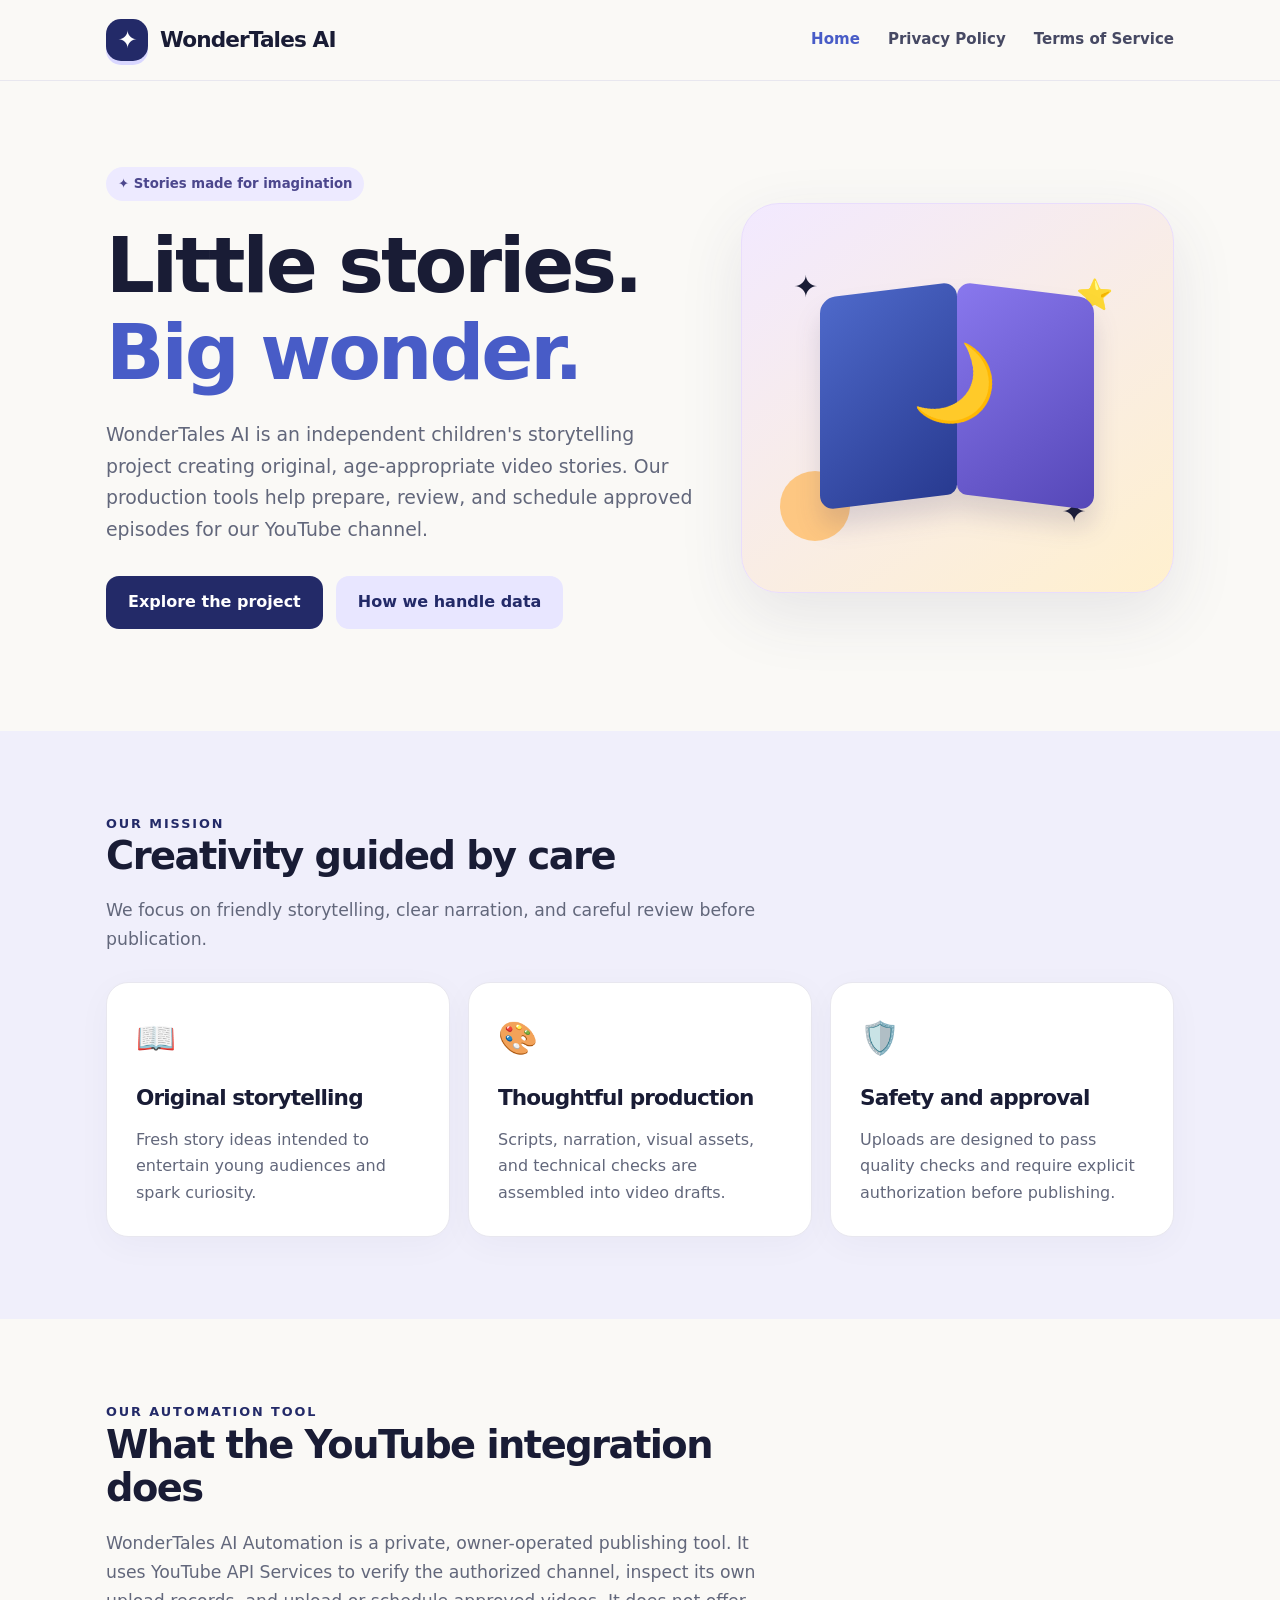
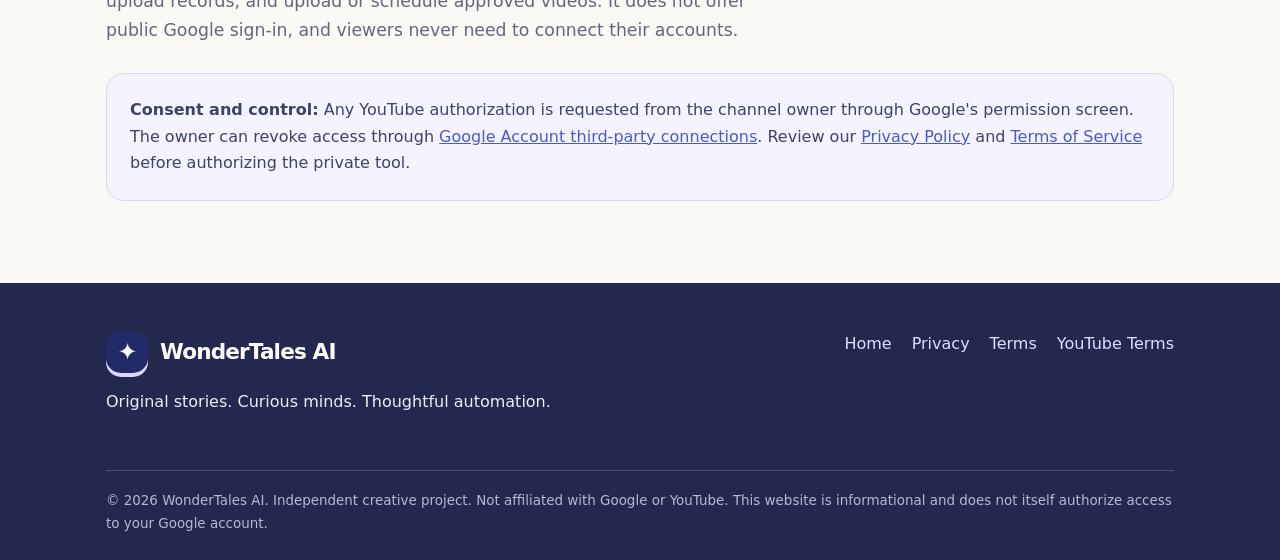
<file: index.html>
<!doctype html><html lang="en"><head><meta charset="utf-8"><meta name="viewport" content="width=device-width, initial-scale=1"><meta name="color-scheme" content="light"><meta name="theme-color" content="#232a68"><meta name="description" content="WonderTales AI creates original children’s stories and operates a private, owner-authorized YouTube scheduling tool."><title>WonderTales AI — Original Stories &amp; YouTube Automation</title><link rel="stylesheet" href="styles.css"></head><body>
<a class="skip" href="#main" style="position:absolute;left:-9999px">Skip to content</a>
<header class="site-header"><nav class="wrap navbar" aria-label="Main navigation"><a class="brand" href="index.html"><span class="mark" aria-hidden="true">✦</span>WonderTales AI</a><div class="navlinks"><a href="index.html" aria-current="page">Home</a><a href="privacy.html">Privacy Policy</a><a href="terms.html">Terms of Service</a></div></nav></header>
<main id="main"><section class="hero"><div class="wrap hero-grid"><div><div class="privacy-tag">✦ Stories made for imagination</div><h1>Little stories.<br><span class="highlight">Big wonder.</span></h1><p>WonderTales AI is an independent children's storytelling project creating original, age-appropriate video stories. Our production tools help prepare, review, and schedule approved episodes for our YouTube channel.</p><div class="actions"><a class="btn" href="#about">Explore the project</a><a class="btn secondary" href="privacy.html">How we handle data</a></div></div><div class="visual" role="img" aria-label="Illustrated purple open storybook with stars"><span class="star a" aria-hidden="true">✦</span><span class="star b" aria-hidden="true">⭐</span><span class="star c" aria-hidden="true">✦</span><div class="orb"></div><div class="book"><span aria-hidden="true">🌙</span></div></div></div></section>
<section class="section alt" id="about"><div class="wrap"><div class="section-intro"><div class="eyebrow">Our mission</div><h2>Creativity guided by care</h2><p>We focus on friendly storytelling, clear narration, and careful review before publication.</p></div><div class="cards"><article class="card"><div class="ico" aria-hidden="true">📖</div><h3>Original storytelling</h3><p>Fresh story ideas intended to entertain young audiences and spark curiosity.</p></article><article class="card"><div class="ico" aria-hidden="true">🎨</div><h3>Thoughtful production</h3><p>Scripts, narration, visual assets, and technical checks are assembled into video drafts.</p></article><article class="card"><div class="ico" aria-hidden="true">🛡️</div><h3>Safety and approval</h3><p>Uploads are designed to pass quality checks and require explicit authorization before publishing.</p></article></div></div></section>
<section class="section"><div class="wrap"><div class="section-intro"><div class="eyebrow">Our automation tool</div><h2>What the YouTube integration does</h2><p>WonderTales AI Automation is a private, owner-operated publishing tool. It uses YouTube API Services to verify the authorized channel, inspect its own upload records, and upload or schedule approved videos. It does not offer public Google sign-in, and viewers never need to connect their accounts.</p></div><div class="note"><strong>Consent and control:</strong> Any YouTube authorization is requested from the channel owner through Google's permission screen. The owner can revoke access through <a href="https://myaccount.google.com/permissions" target="_blank" rel="noopener noreferrer">Google Account third-party connections</a>. Review our <a href="privacy.html">Privacy Policy</a> and <a href="terms.html">Terms of Service</a> before authorizing the private tool.</div></div></section></main>
<footer class="footer"><div class="wrap"><div class="footer-row"><div><a class="brand" href="index.html"><span class="mark" aria-hidden="true">✦</span>WonderTales AI</a><p>Original stories. Curious minds. Thoughtful automation.</p></div><div class="footlinks"><a href="index.html">Home</a><a href="privacy.html">Privacy</a><a href="terms.html">Terms</a><a href="https://www.youtube.com/t/terms" rel="noopener noreferrer" target="_blank">YouTube Terms</a></div></div><div class="fine">© 2026 WonderTales AI. Independent creative project. Not affiliated with Google or YouTube. This website is informational and does not itself authorize access to your Google account.</div></div></footer>
</body></html>
</file>
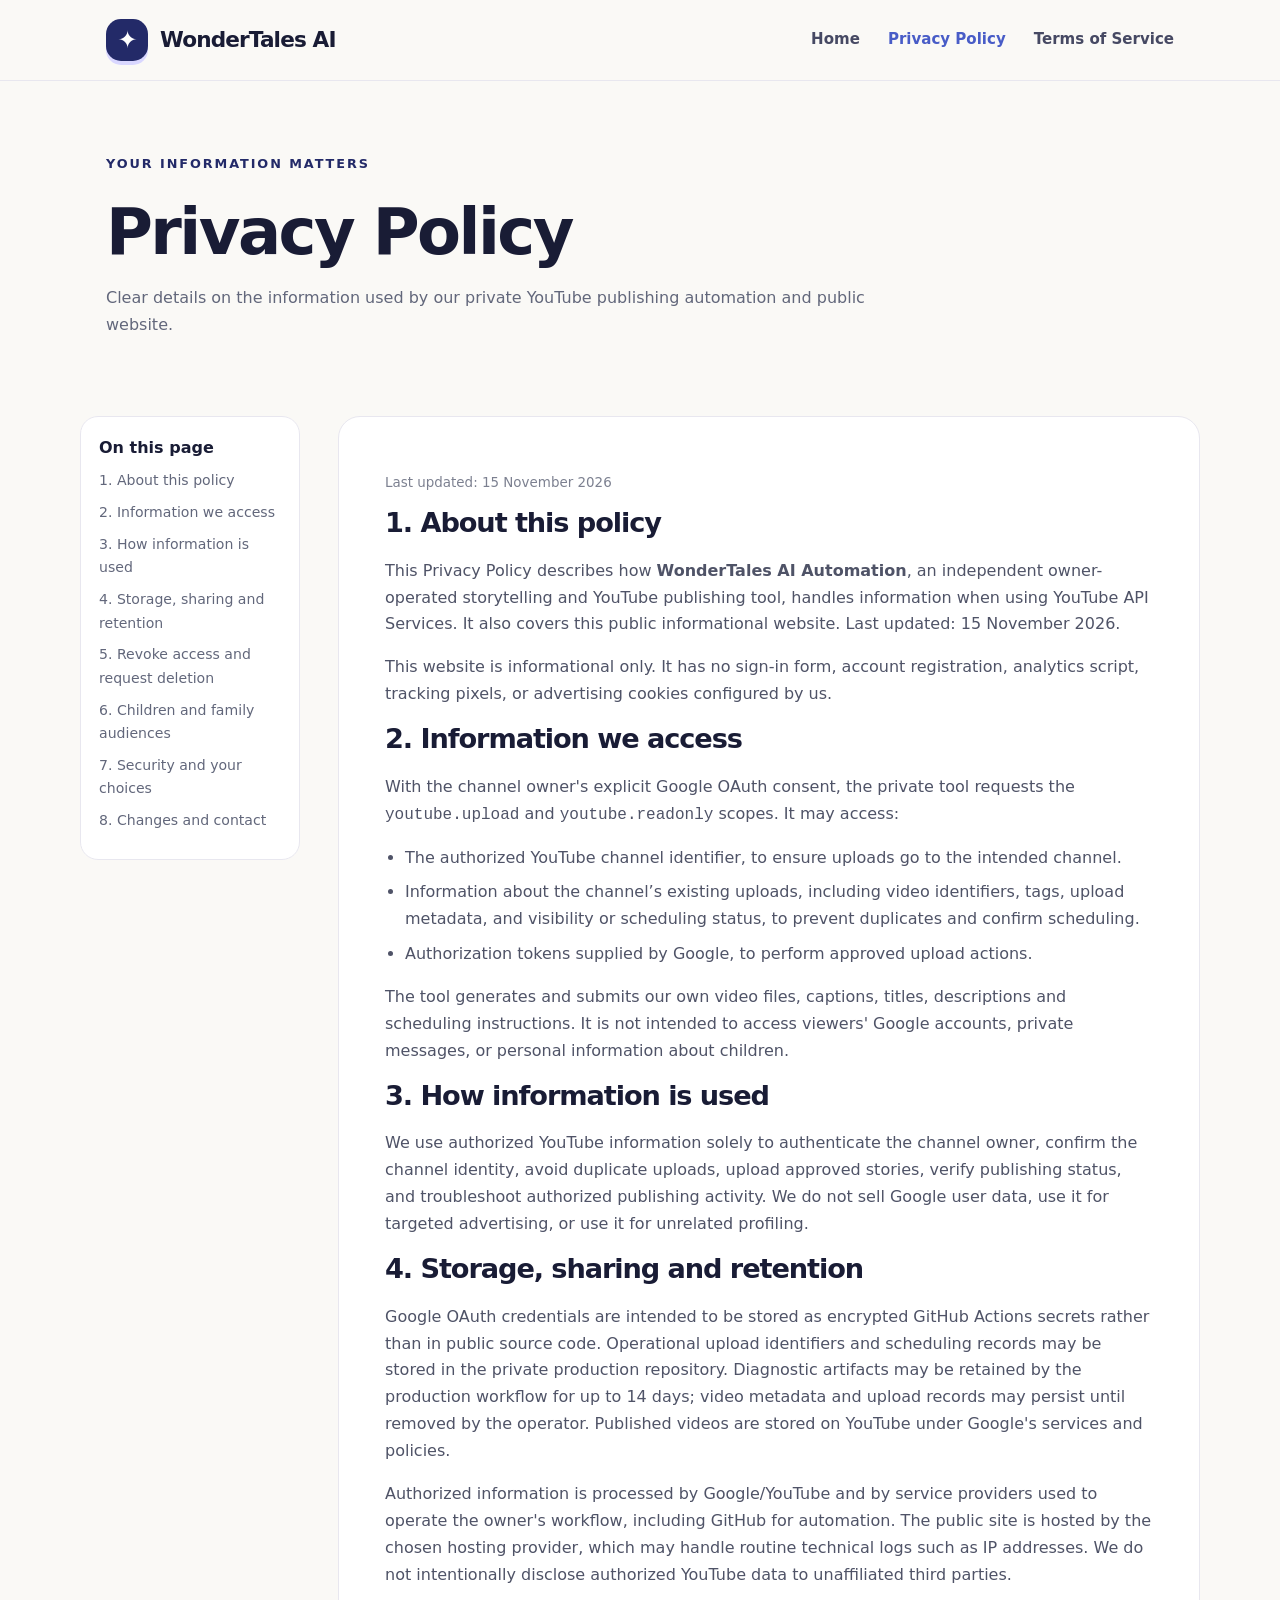
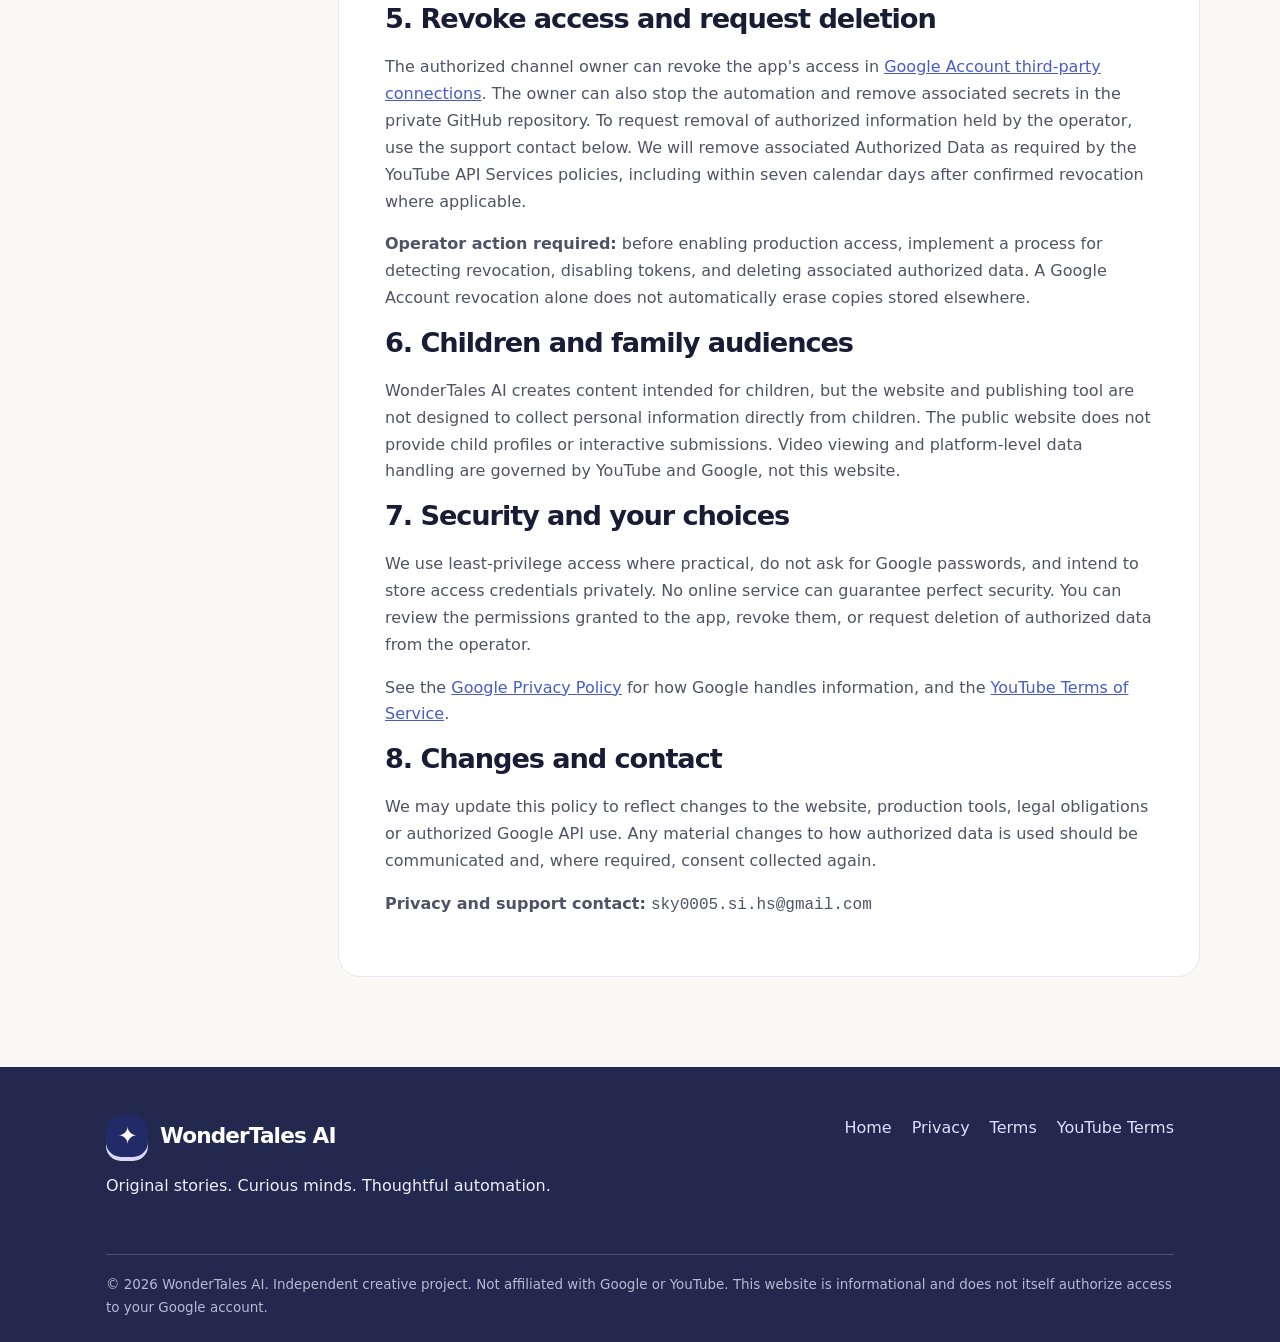
<file: privacy.html>
<!doctype html><html lang="en"><head><meta charset="utf-8"><meta name="viewport" content="width=device-width, initial-scale=1"><meta name="color-scheme" content="light"><meta name="theme-color" content="#232a68"><meta name="description" content="How WonderTales AI Automation accesses, uses, stores and deletes authorized YouTube information."><title>Privacy Policy — WonderTales AI</title><link rel="stylesheet" href="styles.css"></head><body>
<a class="skip" href="#main" style="position:absolute;left:-9999px">Skip to content</a>
<header class="site-header"><nav class="wrap navbar" aria-label="Main navigation"><a class="brand" href="index.html"><span class="mark" aria-hidden="true">✦</span>WonderTales AI</a><div class="navlinks"><a href="index.html">Home</a><a href="privacy.html" aria-current="page">Privacy Policy</a><a href="terms.html">Terms of Service</a></div></nav></header>
<main id="main"><section class="legal-hero"><div class="wrap"><div class="eyebrow">Your information matters</div><h1>Privacy Policy</h1><p>Clear details on the information used by our private YouTube publishing automation and public website.</p></div></section><div class="wrap legal"><aside class="toc" aria-label="Page sections"><strong>On this page</strong><a href="#overview">1. About this policy</a><a href="#information">2. Information we access</a><a href="#use">3. How information is used</a><a href="#storage">4. Storage, sharing and retention</a><a href="#revoke">5. Revoke access and request deletion</a><a href="#children">6. Children and family audiences</a><a href="#rights">7. Security and your choices</a><a href="#changes">8. Changes and contact</a></aside><article class="legal-content"><p class="updated">Last updated: 15 November 2026</p><section><h2 id="overview">1. About this policy</h2><p>This Privacy Policy describes how <strong>WonderTales AI Automation</strong>, an independent owner-operated storytelling and YouTube publishing tool, handles information when using YouTube API Services. It also covers this public informational website. Last updated: 15 November 2026.</p><p>This website is informational only. It has no sign-in form, account registration, analytics script, tracking pixels, or advertising cookies configured by us.</p></section><section><h2 id="information">2. Information we access</h2><p>With the channel owner's explicit Google OAuth consent, the private tool requests the <code>youtube.upload</code> and <code>youtube.readonly</code> scopes. It may access:</p><ul><li>The authorized YouTube channel identifier, to ensure uploads go to the intended channel.</li><li>Information about the channel’s existing uploads, including video identifiers, tags, upload metadata, and visibility or scheduling status, to prevent duplicates and confirm scheduling.</li><li>Authorization tokens supplied by Google, to perform approved upload actions.</li></ul><p>The tool generates and submits our own video files, captions, titles, descriptions and scheduling instructions. It is not intended to access viewers' Google accounts, private messages, or personal information about children.</p></section><section><h2 id="use">3. How information is used</h2><p>We use authorized YouTube information solely to authenticate the channel owner, confirm the channel identity, avoid duplicate uploads, upload approved stories, verify publishing status, and troubleshoot authorized publishing activity. We do not sell Google user data, use it for targeted advertising, or use it for unrelated profiling.</p></section><section><h2 id="storage">4. Storage, sharing and retention</h2><p>Google OAuth credentials are intended to be stored as encrypted GitHub Actions secrets rather than in public source code. Operational upload identifiers and scheduling records may be stored in the private production repository. Diagnostic artifacts may be retained by the production workflow for up to 14 days; video metadata and upload records may persist until removed by the operator. Published videos are stored on YouTube under Google's services and policies.</p><p>Authorized information is processed by Google/YouTube and by service providers used to operate the owner's workflow, including GitHub for automation. The public site is hosted by the chosen hosting provider, which may handle routine technical logs such as IP addresses. We do not intentionally disclose authorized YouTube data to unaffiliated third parties.</p></section><section><h2 id="revoke">5. Revoke access and request deletion</h2><p>The authorized channel owner can revoke the app's access in <a href="https://myaccount.google.com/permissions" target="_blank" rel="noopener noreferrer">Google Account third-party connections</a>. The owner can also stop the automation and remove associated secrets in the private GitHub repository. To request removal of authorized information held by the operator, use the support contact below. We will remove associated Authorized Data as required by the YouTube API Services policies, including within seven calendar days after confirmed revocation where applicable.</p><p><strong>Operator action required:</strong> before enabling production access, implement a process for detecting revocation, disabling tokens, and deleting associated authorized data. A Google Account revocation alone does not automatically erase copies stored elsewhere.</p></section><section><h2 id="children">6. Children and family audiences</h2><p>WonderTales AI creates content intended for children, but the website and publishing tool are not designed to collect personal information directly from children. The public website does not provide child profiles or interactive submissions. Video viewing and platform-level data handling are governed by YouTube and Google, not this website.</p></section><section><h2 id="rights">7. Security and your choices</h2><p>We use least-privilege access where practical, do not ask for Google passwords, and intend to store access credentials privately. No online service can guarantee perfect security. You can review the permissions granted to the app, revoke them, or request deletion of authorized data from the operator.</p><p>See the <a href="https://policies.google.com/privacy" rel="noopener noreferrer" target="_blank">Google Privacy Policy</a> for how Google handles information, and the <a href="https://www.youtube.com/t/terms" rel="noopener noreferrer" target="_blank">YouTube Terms of Service</a>.</p></section><section><h2 id="changes">8. Changes and contact</h2><p>We may update this policy to reflect changes to the website, production tools, legal obligations or authorized Google API use. Any material changes to how authorized data is used should be communicated and, where required, consent collected again.</p><p><strong>Privacy and support contact:</strong> <code>sky0005.si.hs@gmail.com</code></p></section></article></div></main>
<footer class="footer"><div class="wrap"><div class="footer-row"><div><a class="brand" href="index.html"><span class="mark" aria-hidden="true">✦</span>WonderTales AI</a><p>Original stories. Curious minds. Thoughtful automation.</p></div><div class="footlinks"><a href="index.html">Home</a><a href="privacy.html">Privacy</a><a href="terms.html">Terms</a><a href="https://www.youtube.com/t/terms" rel="noopener noreferrer" target="_blank">YouTube Terms</a></div></div><div class="fine">© 2026 WonderTales AI. Independent creative project. Not affiliated with Google or YouTube. This website is informational and does not itself authorize access to your Google account.</div></div></footer>
</body></html>
</file>
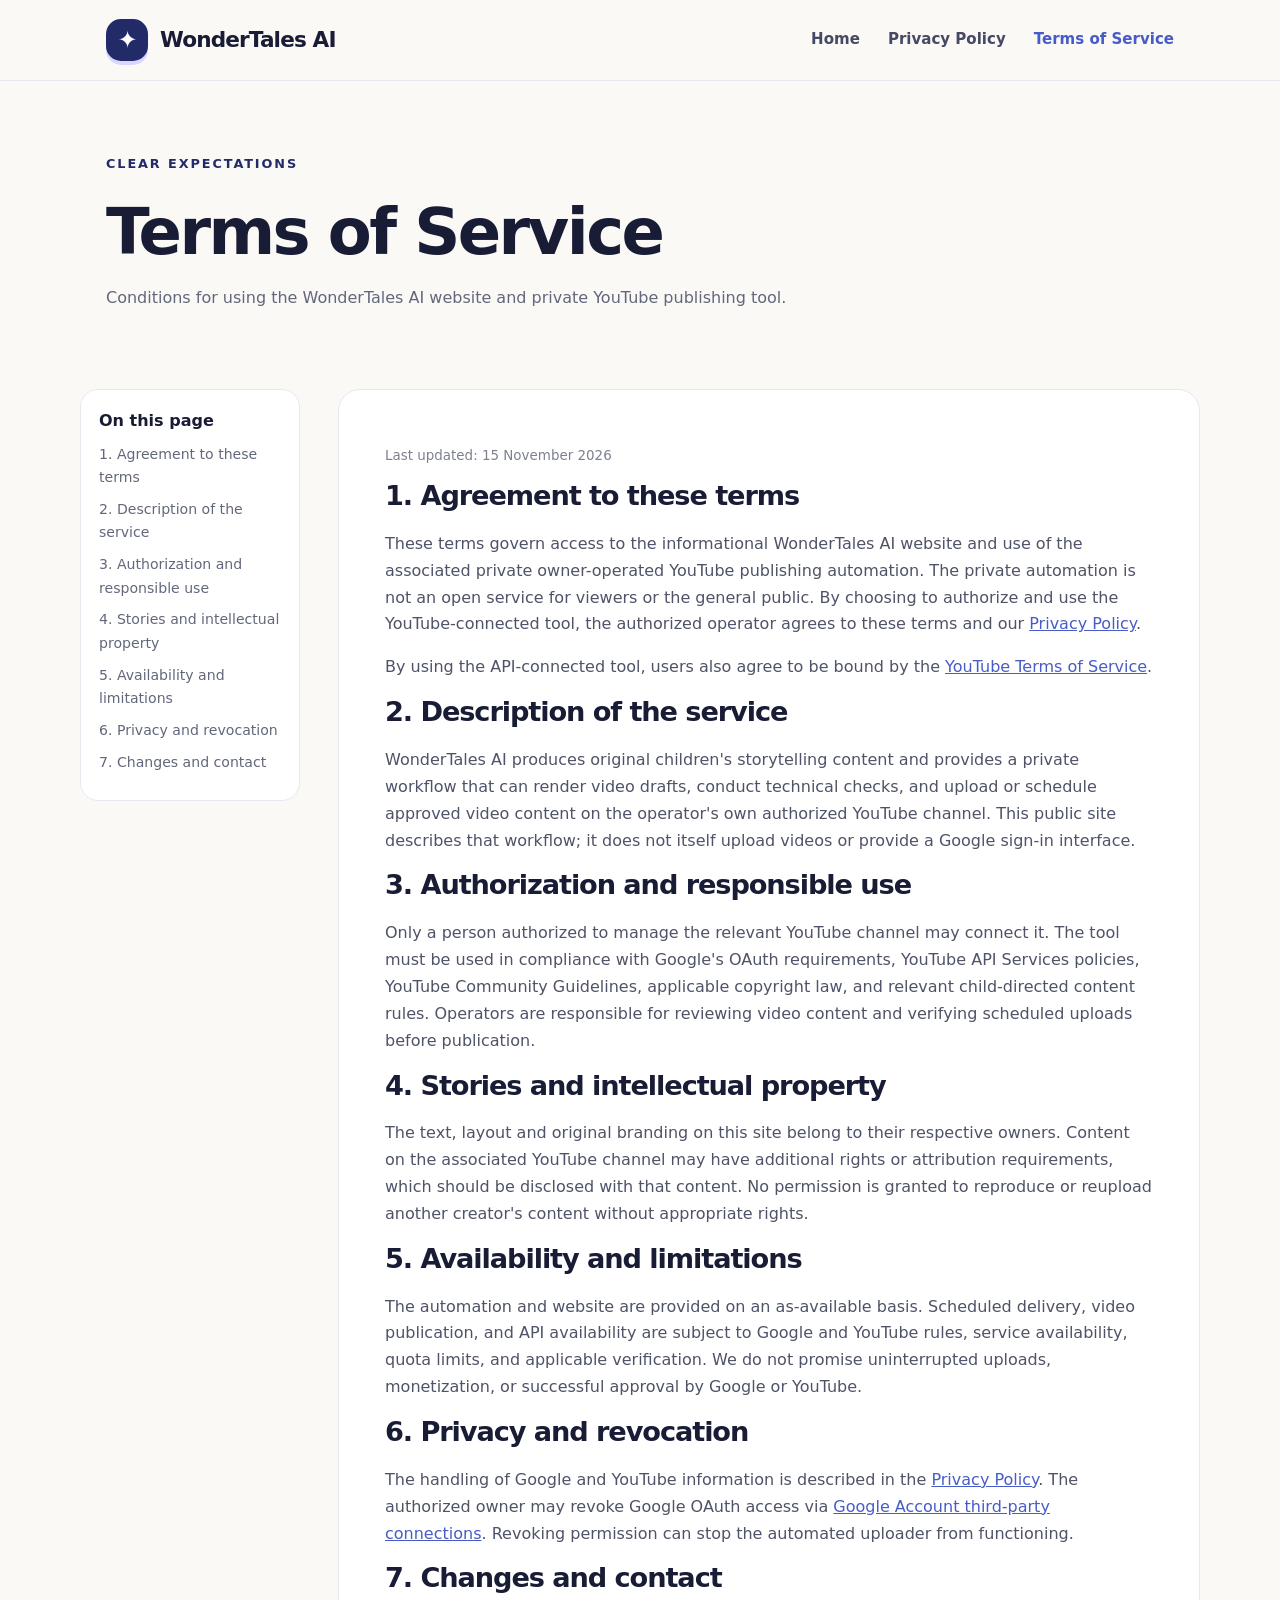
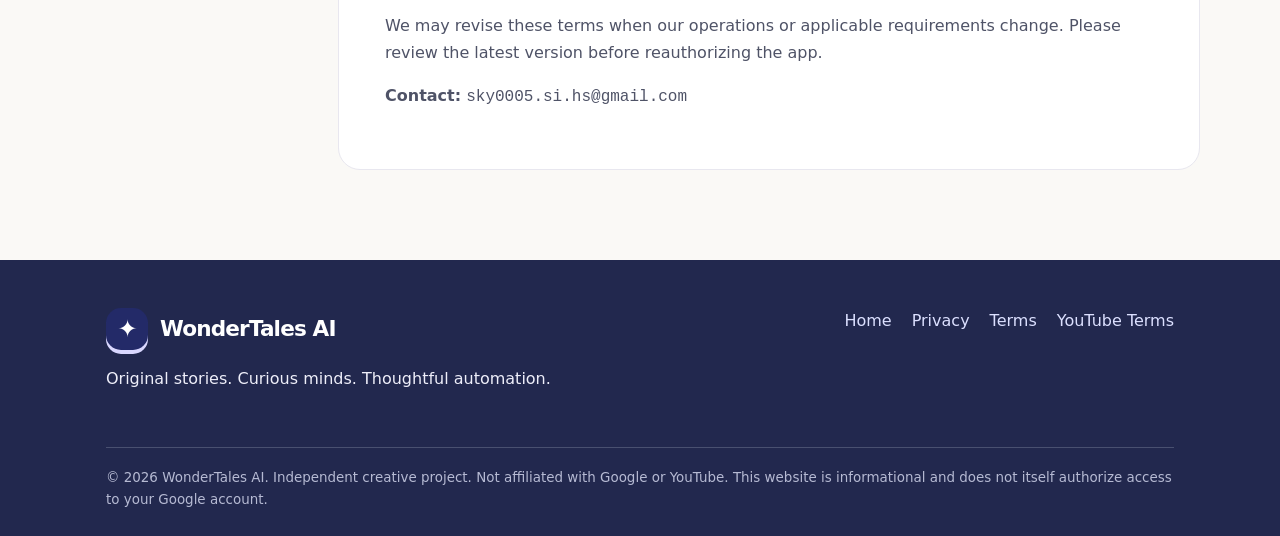
<file: terms.html>
<!doctype html><html lang="en"><head><meta charset="utf-8"><meta name="viewport" content="width=device-width, initial-scale=1"><meta name="color-scheme" content="light"><meta name="theme-color" content="#232a68"><meta name="description" content="Terms for the WonderTales AI informational website and owner-authorized YouTube automation."><title>Terms of Service — WonderTales AI</title><link rel="stylesheet" href="styles.css"></head><body>
<a class="skip" href="#main" style="position:absolute;left:-9999px">Skip to content</a>
<header class="site-header"><nav class="wrap navbar" aria-label="Main navigation"><a class="brand" href="index.html"><span class="mark" aria-hidden="true">✦</span>WonderTales AI</a><div class="navlinks"><a href="index.html">Home</a><a href="privacy.html">Privacy Policy</a><a href="terms.html" aria-current="page">Terms of Service</a></div></nav></header>
<main id="main"><section class="legal-hero"><div class="wrap"><div class="eyebrow">Clear expectations</div><h1>Terms of Service</h1><p>Conditions for using the WonderTales AI website and private YouTube publishing tool.</p></div></section><div class="wrap legal"><aside class="toc" aria-label="Page sections"><strong>On this page</strong><a href="#acceptance">1. Agreement to these terms</a><a href="#service">2. Description of the service</a><a href="#authorization">3. Authorization and responsible use</a><a href="#content">4. Stories and intellectual property</a><a href="#availability">5. Availability and limitations</a><a href="#privacy">6. Privacy and revocation</a><a href="#contact">7. Changes and contact</a></aside><article class="legal-content"><p class="updated">Last updated: 15 November 2026</p><section><h2 id="acceptance">1. Agreement to these terms</h2><p>These terms govern access to the informational WonderTales AI website and use of the associated private owner-operated YouTube publishing automation. The private automation is not an open service for viewers or the general public. By choosing to authorize and use the YouTube-connected tool, the authorized operator agrees to these terms and our <a href="privacy.html">Privacy Policy</a>.</p><p>By using the API-connected tool, users also agree to be bound by the <a href="https://www.youtube.com/t/terms" target="_blank" rel="noopener noreferrer">YouTube Terms of Service</a>.</p></section><section><h2 id="service">2. Description of the service</h2><p>WonderTales AI produces original children's storytelling content and provides a private workflow that can render video drafts, conduct technical checks, and upload or schedule approved video content on the operator's own authorized YouTube channel. This public site describes that workflow; it does not itself upload videos or provide a Google sign-in interface.</p></section><section><h2 id="authorization">3. Authorization and responsible use</h2><p>Only a person authorized to manage the relevant YouTube channel may connect it. The tool must be used in compliance with Google's OAuth requirements, YouTube API Services policies, YouTube Community Guidelines, applicable copyright law, and relevant child-directed content rules. Operators are responsible for reviewing video content and verifying scheduled uploads before publication.</p></section><section><h2 id="content">4. Stories and intellectual property</h2><p>The text, layout and original branding on this site belong to their respective owners. Content on the associated YouTube channel may have additional rights or attribution requirements, which should be disclosed with that content. No permission is granted to reproduce or reupload another creator's content without appropriate rights.</p></section><section><h2 id="availability">5. Availability and limitations</h2><p>The automation and website are provided on an as-available basis. Scheduled delivery, video publication, and API availability are subject to Google and YouTube rules, service availability, quota limits, and applicable verification. We do not promise uninterrupted uploads, monetization, or successful approval by Google or YouTube.</p></section><section><h2 id="privacy">6. Privacy and revocation</h2><p>The handling of Google and YouTube information is described in the <a href="privacy.html">Privacy Policy</a>. The authorized owner may revoke Google OAuth access via <a href="https://myaccount.google.com/permissions" target="_blank" rel="noopener noreferrer">Google Account third-party connections</a>. Revoking permission can stop the automated uploader from functioning.</p></section><section><h2 id="contact">7. Changes and contact</h2><p>We may revise these terms when our operations or applicable requirements change. Please review the latest version before reauthorizing the app.</p><p><strong>Contact:</strong> <code>sky0005.si.hs@gmail.com</code></p></section></article></div></main>
<footer class="footer"><div class="wrap"><div class="footer-row"><div><a class="brand" href="index.html"><span class="mark" aria-hidden="true">✦</span>WonderTales AI</a><p>Original stories. Curious minds. Thoughtful automation.</p></div><div class="footlinks"><a href="index.html">Home</a><a href="privacy.html">Privacy</a><a href="terms.html">Terms</a><a href="https://www.youtube.com/t/terms" rel="noopener noreferrer" target="_blank">YouTube Terms</a></div></div><div class="fine">© 2026 WonderTales AI. Independent creative project. Not affiliated with Google or YouTube. This website is informational and does not itself authorize access to your Google account.</div></div></footer>
</body></html>
</file>
<file: styles.css>
:root{--bg:#faf9f6;--ink:#191c35;--sub:#62677b;--blue:#485cc7;--navy:#232a68;--cream:#fff2d5;--accent:#ffb848;--violet:#e8e6ff;--card:#fff;--border:#e8e7ef;--max:1120px}
*{box-sizing:border-box}html{scroll-behavior:smooth}body{margin:0;background:var(--bg);color:var(--ink);font:16px/1.68 system-ui,-apple-system,'Segoe UI',sans-serif}a{color:var(--blue)}a:hover{text-decoration:none}nav a,footer a{text-decoration:none}img{max-width:100%}.wrap{max-width:var(--max);margin:auto;padding:0 26px}
.site-header{background:rgba(250,249,246,.97);border-bottom:1px solid var(--border);position:sticky;top:0;z-index:10;backdrop-filter:blur(15px)}.navbar{display:flex;align-items:center;justify-content:space-between;min-height:80px;gap:20px}.brand{display:flex;align-items:center;gap:12px;color:var(--ink);font-family:system-ui,-apple-system,'Segoe UI',sans-serif;font-weight:800;font-size:1.35rem;letter-spacing:-.04em;white-space:nowrap}.mark{width:42px;height:42px;background:var(--navy);color:#fff;border-radius:15px;display:grid;place-items:center;font-size:24px;box-shadow:0 4px 0 #d9d7ff}.navlinks{display:flex;gap:28px;align-items:center;flex-wrap:wrap}.navlinks a{font-size:.94rem;color:#464963;font-weight:700}.navlinks a[aria-current=page]{color:var(--blue)}
h1,h2,h3{font-family:system-ui,-apple-system,'Segoe UI',sans-serif;line-height:1.13;letter-spacing:-.04em}h1{font-size:clamp(2.9rem,6vw,5.7rem);margin:22px 0}h2{font-size:clamp(2rem,3vw,3rem);margin:0 0 19px}h3{font-size:1.35rem;margin:0 0 8px}.eyebrow{color:var(--navy);font-size:.8rem;letter-spacing:.15em;text-transform:uppercase;font-weight:800}.hero{padding:86px 0 102px;overflow:hidden}.hero-grid{display:grid;grid-template-columns:1.15fr .85fr;gap:48px;align-items:center}.hero p{font-size:1.18rem;color:var(--sub);max-width:600px;margin-bottom:30px}.highlight{color:var(--blue)}.btn{background:var(--navy);display:inline-flex;align-items:center;justify-content:center;padding:13px 22px;border-radius:13px;text-decoration:none;font-weight:800;color:white;transition:transform .15s}.btn:hover{transform:translateY(-2px)}.btn.secondary{color:var(--navy);background:var(--violet)}.actions{display:flex;gap:13px;flex-wrap:wrap}.visual{background:linear-gradient(145deg,#f2e9ff,#fff0ce);border:1px solid #e9ddfd;border-radius:38px;padding:28px;min-height:390px;box-shadow:0 22px 65px rgba(55,55,100,.1);display:flex;align-items:center;justify-content:center;position:relative}.book{width:73%;height:230px;position:relative;filter:drop-shadow(0 18px 12px rgba(46,38,102,.15))}.book:before,.book:after{position:absolute;content:'';top:3%;height:92%;width:50%;border-radius:15px 15px 9px 15px}.book:before{left:0;background:linear-gradient(140deg,#4e69ca,#283a90);transform:skewY(-7deg)}.book:after{right:0;background:linear-gradient(140deg,#8978ee,#5547b7);transform:skewY(7deg);border-radius:15px 15px 15px 9px}.book span{position:absolute;z-index:2;top:18%;left:32%;font-size:72px;transform:rotate(-10deg)}.star{position:absolute;font-size:30px}.star.a{top:15%;left:12%}.star.b{top:17%;right:14%}.star.c{bottom:14%;right:20%}.orb{position:absolute;width:70px;height:70px;border-radius:50%;background:#ffbf69;bottom:13%;left:9%;opacity:.8}
.section{padding:82px 0}.section.alt{background:#f0effb}.section-intro{max-width:680px;margin-bottom:28px}.section-intro p{color:var(--sub);font-size:1.08rem}.cards{display:grid;grid-template-columns:repeat(3,1fr);gap:18px}.card{background:white;border-radius:22px;padding:29px;border:1px solid var(--border);box-shadow:0 8px 35px rgba(31,33,86,.035)}.card .ico{font-size:32px;margin-bottom:20px}.card p{color:var(--sub);margin-bottom:0}.note{border:1px solid #d8d6f0;background:#f4f3ff;border-radius:18px;padding:23px;color:#3e4267}.subsection{max-width:770px}.legal-hero{padding:72px 0 37px}.legal-hero h1{font-size:clamp(2.65rem,5vw,4.6rem);margin-bottom:12px}.legal-hero p{color:var(--sub);max-width:760px}.legal{display:grid;grid-template-columns:220px 1fr;gap:38px;padding:24px 0 90px}.toc{position:sticky;top:110px;align-self:start;border:1px solid var(--border);border-radius:18px;padding:18px;background:white}.toc a{display:block;margin:8px 0;font-size:.88rem;text-decoration:none;color:var(--sub)}.toc a:hover{color:var(--blue)}.legal-content{background:white;border:1px solid var(--border);padding:42px 46px;border-radius:22px}.legal-content h2{font-size:1.7rem;margin-top:32px;scroll-margin-top:105px}.legal-content h2:first-child{margin-top:0}.legal-content p,.legal-content li{color:#4f5367}.legal-content ul{padding-left:20px}.legal-content li{margin:8px 0}.legal-content .updated{font-size:.84rem;color:#7c8090}.footer{background:#22284e;color:#eeeef9;padding:48px 0 25px}.footer-row{display:flex;justify-content:space-between;gap:28px;flex-wrap:wrap}.footer .brand{color:white}.footer a{color:#dce0ff}.footlinks{display:flex;gap:20px;flex-wrap:wrap}.fine{border-top:1px solid #495070;padding-top:19px;margin-top:38px;color:#b6bad3;font-size:.84rem}.privacy-tag{display:inline-flex;gap:8px;align-items:center;padding:6px 12px;background:#edeaff;border-radius:50px;font-size:.83rem;color:#4c478d;font-weight:800}
@media(max-width:780px){.hero-grid{grid-template-columns:1fr}.visual{min-height:270px;max-width:430px}.book{height:160px}.book span{font-size:50px}.cards{grid-template-columns:1fr}.legal{grid-template-columns:1fr}.toc{position:static}.legal-content{padding:28px 22px}.navlinks{gap:12px}.navbar{align-items:flex-start;flex-direction:column;padding:13px 0}.hero{padding:50px 0}.section{padding:60px 0}}
</file>
